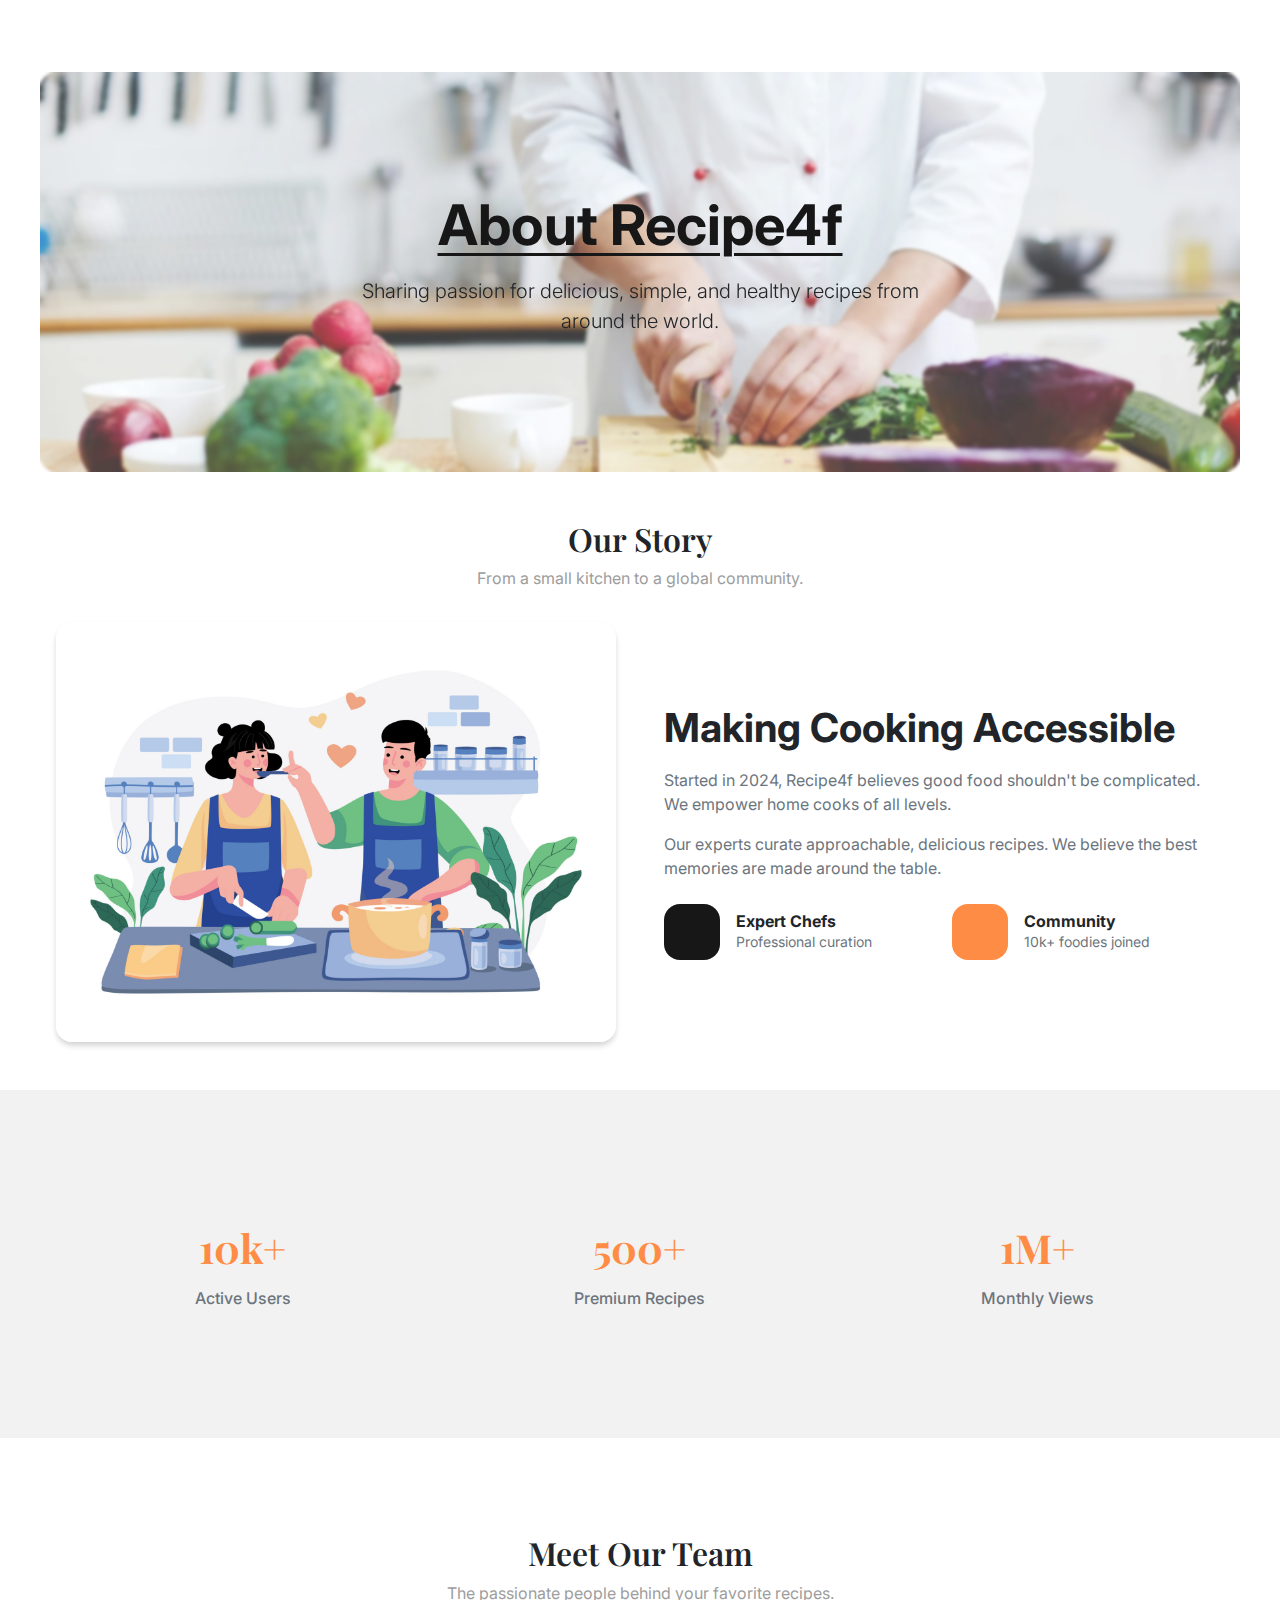
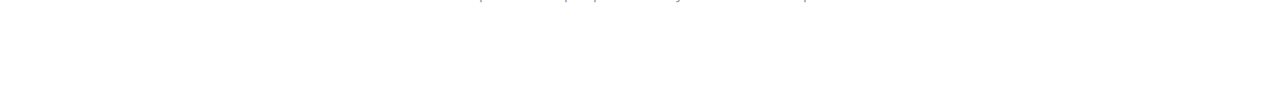
<file: pages/about.html>
<!doctype html>
<html lang="en">
  <head>
    <meta charset="UTF-8" />
    <meta name="viewport" content="width=device-width, initial-scale=1.0" />
    <link rel="stylesheet" href="../assets/css/style.css" />
    <link rel="stylesheet" href="../assets/css/pages/about.css" />
    <link rel="stylesheet" href="../assets/css/layout/header.css" />
    <link rel="stylesheet" href="../assets/css/layout/footer.css" />
    <title>Recipe4f - About</title>
  </head>
  <body>
    <div id="root">
      <main id="app-body">
        <div class="about-page-header text-center">
          <div class="container">
            <h1 class="display-4 fw-bold ff-serif mb-3">About Recipe4f</h1>
            <p class="lead mx-auto" style="max-width: 600px">
              Sharing passion for delicious, simple, and healthy recipes from around the world.
            </p>
          </div>
        </div>

        <section class="container">
          <div class="container__header">
            <h2 class="container__header__title">Our Story</h2>
            <p class="container__header__desc">From a small kitchen to a global community.</p>
          </div>
          <div class="row align-items-center g-4 g-lg-5">
            <div class="col-lg-6">
              <img
                src="../assets/img/cooking-together.png"
                alt="Cooking Together"
                class="about-story-img mb-4 mb-lg-0"
              />
            </div>
            <div class="col-lg-6">
              <h2 class="display-6 fw-bold mb-3 ff-serif">Making Cooking Accessible</h2>
              <p class="text-secondary mb-3">
                Started in 2024, Recipe4f believes good food shouldn't be complicated. We empower
                home cooks of all levels.
              </p>
              <p class="text-secondary mb-4">
                Our experts curate approachable, delicious recipes. We believe the best memories are
                made around the table.
              </p>

              <div class="row g-3">
                <div class="col-sm-6">
                  <div class="d-flex align-items-center gap-3">
                    <div class="feature-icon-box bg-primary text-white shrink-0">
                      <i data-lucide="chef-hat"></i>
                    </div>
                    <div>
                      <h6 class="fw-bold mb-0">Expert Chefs</h6>
                      <p class="small text-muted m-0">Professional curation</p>
                    </div>
                  </div>
                </div>
                <div class="col-sm-6">
                  <div class="d-flex align-items-center gap-3">
                    <div class="feature-icon-box bg-accent text-white shrink-0">
                      <i data-lucide="users"></i>
                    </div>
                    <div>
                      <h6 class="fw-bold mb-0">Community</h6>
                      <p class="small text-muted m-0">10k+ foodies joined</p>
                    </div>
                  </div>
                </div>
              </div>
            </div>
          </div>
        </section>

        <section class="bg-light py-5">
          <div class="container">
            <div class="row g-4 justify-content-center">
              <div class="col-md-4">
                <div class="stat-card">
                  <div class="stat-number">10k+</div>
                  <p class="text-muted fw-medium mb-0">Active Users</p>
                </div>
              </div>
              <div class="col-md-4">
                <div class="stat-card">
                  <div class="stat-number">500+</div>
                  <p class="text-muted fw-medium mb-0">Premium Recipes</p>
                </div>
              </div>
              <div class="col-md-4">
                <div class="stat-card">
                  <div class="stat-number">1M+</div>
                  <p class="text-muted fw-medium mb-0">Monthly Views</p>
                </div>
              </div>
            </div>
          </div>
        </section>

        <section class="container my-5">
          <div class="container__header">
            <h2 class="container__header__title">Meet Our Team</h2>
            <p class="container__header__desc">
              The passionate people behind your favorite recipes.
            </p>
          </div>

          <div class="row g-4 justify-content-center" id="team-members"></div>
        </section>
      </main>
    </div>

    <script type="module" src="../assets/js/main.js"></script>
    <script src="../assets/js/libs/lucide-icon/lucide.min.js"></script>
    <script src="../assets/js/libs/bootstrap5/bootstrap.bundle.min.js"></script>
  </body>
</html>
</file>
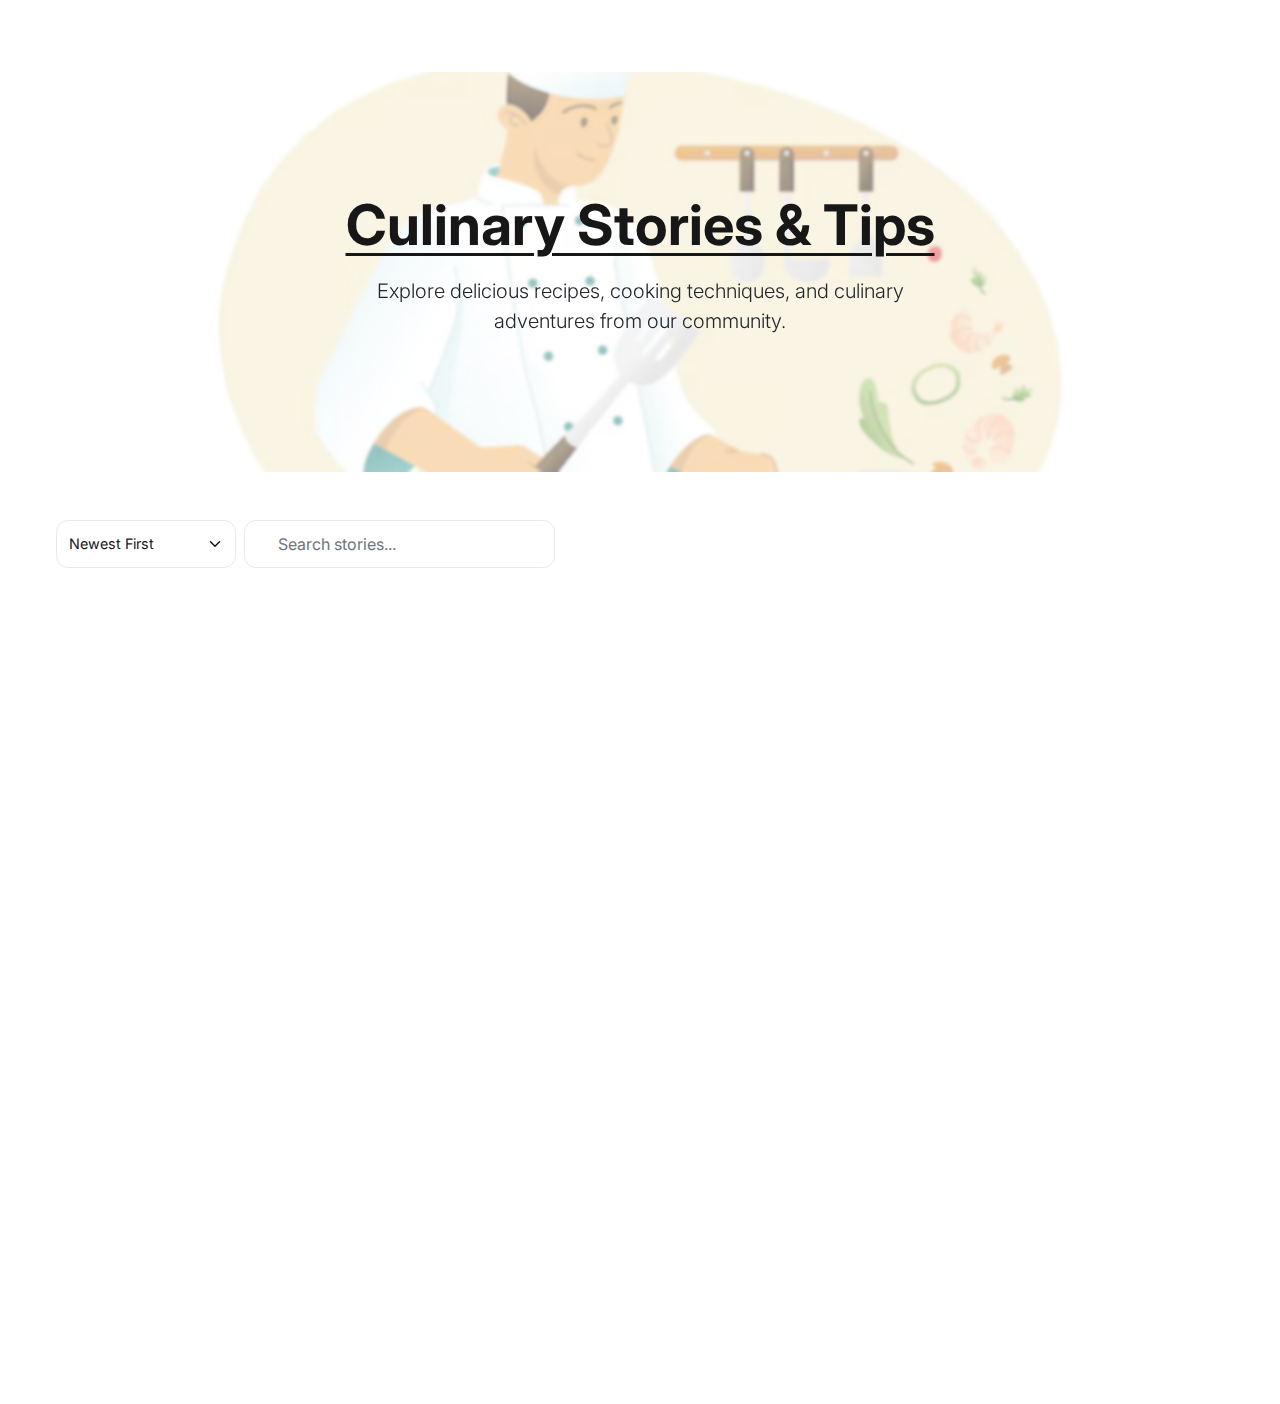
<file: pages/blogs.html>
<!doctype html>
<html lang="en">
  <head>
    <meta charset="UTF-8" />
    <meta name="viewport" content="width=device-width, initial-scale=1.0" />
    <link rel="stylesheet" href="../assets/css/style.css" />
    <link rel="stylesheet" href="../assets/css/pages/blogs.css" />
    <title>Recipe4f - Blogs</title>
  </head>
  <body>
    <div id="root">
      <main id="app-body">
        <div class="blog-page-header text-center">
          <div class="container">
            <h1 class="display-4 fw-bold ff-serif mb-3">Culinary Stories & Tips</h1>
            <p class="lead" style="max-width: 600px">
              Explore delicious recipes, cooking techniques, and culinary adventures from our
              community.
            </p>
          </div>
        </div>

        <div class="container" id="blog-list-container">
          <div
            class="d-flex flex-column flex-lg-row gap-3 mb-4 align-items-lg-center justify-content-between"
          >
            <button
              class="btn btn-outline-primary d-lg-none w-100"
              type="button"
              data-bs-toggle="offcanvas"
              data-bs-target="#filterOffcanvas"
            >
              <i data-lucide="filter" class="me-2"></i> Filters
            </button>

            <div class="d-flex gap-2 align-items-center grow blog-search-sort-container">
              <select
                class="form-select sort-select"
                id="sortSelect"
                style="width: auto; min-width: 180px"
              >
                <option value="newest">Newest First</option>
                <option value="oldest">Oldest First</option>
                <option value="title_asc">Title (A-Z)</option>
                <option value="title_desc">Title (Z-A)</option>
              </select>
              <div class="search-container grow">
                <i data-lucide="search" class="search-icon"></i>
                <input
                  type="text"
                  class="form-control search-input"
                  id="searchInput"
                  placeholder="Search stories..."
                />
              </div>
            </div>
          </div>

          <div class="row">
            <aside class="col-lg-3 d-none d-lg-block">
              <div class="filter-sidebar" id="desktopFilterContainer"></div>
            </aside>

            <div class="col-lg-9">
              <div id="blog-list" class="row row-cols-1 row-cols-md-2 row-cols-xl-3 g-4"></div>

              <nav class="mt-5" aria-label="Blog pagination">
                <ul class="pagination justify-content-center" id="pagination"></ul>
              </nav>
            </div>
          </div>
        </div>
      </main>
    </div>

    <div
      class="offcanvas offcanvas-start"
      tabindex="-1"
      id="filterOffcanvas"
      aria-labelledby="filterOffcanvasLabel"
    >
      <div class="offcanvas-header">
        <h5 class="offcanvas-title" id="filterOffcanvasLabel">Filters</h5>
        <button
          type="button"
          class="btn-close text-reset"
          data-bs-dismiss="offcanvas"
          aria-label="Close"
        ></button>
      </div>
      <div class="offcanvas-body" id="mobileFilterContainer"></div>
      <div class="offcanvas-footer p-3 border-top">
        <button type="button" class="btn btn-primary w-100" data-bs-dismiss="offcanvas">
          Apply Filters
        </button>
      </div>
    </div>

    <script type="module" src="../assets/js/main.js"></script>
    <script src="../assets/js/libs/lucide-icon/lucide.min.js"></script>
  </body>
</html>
</file>
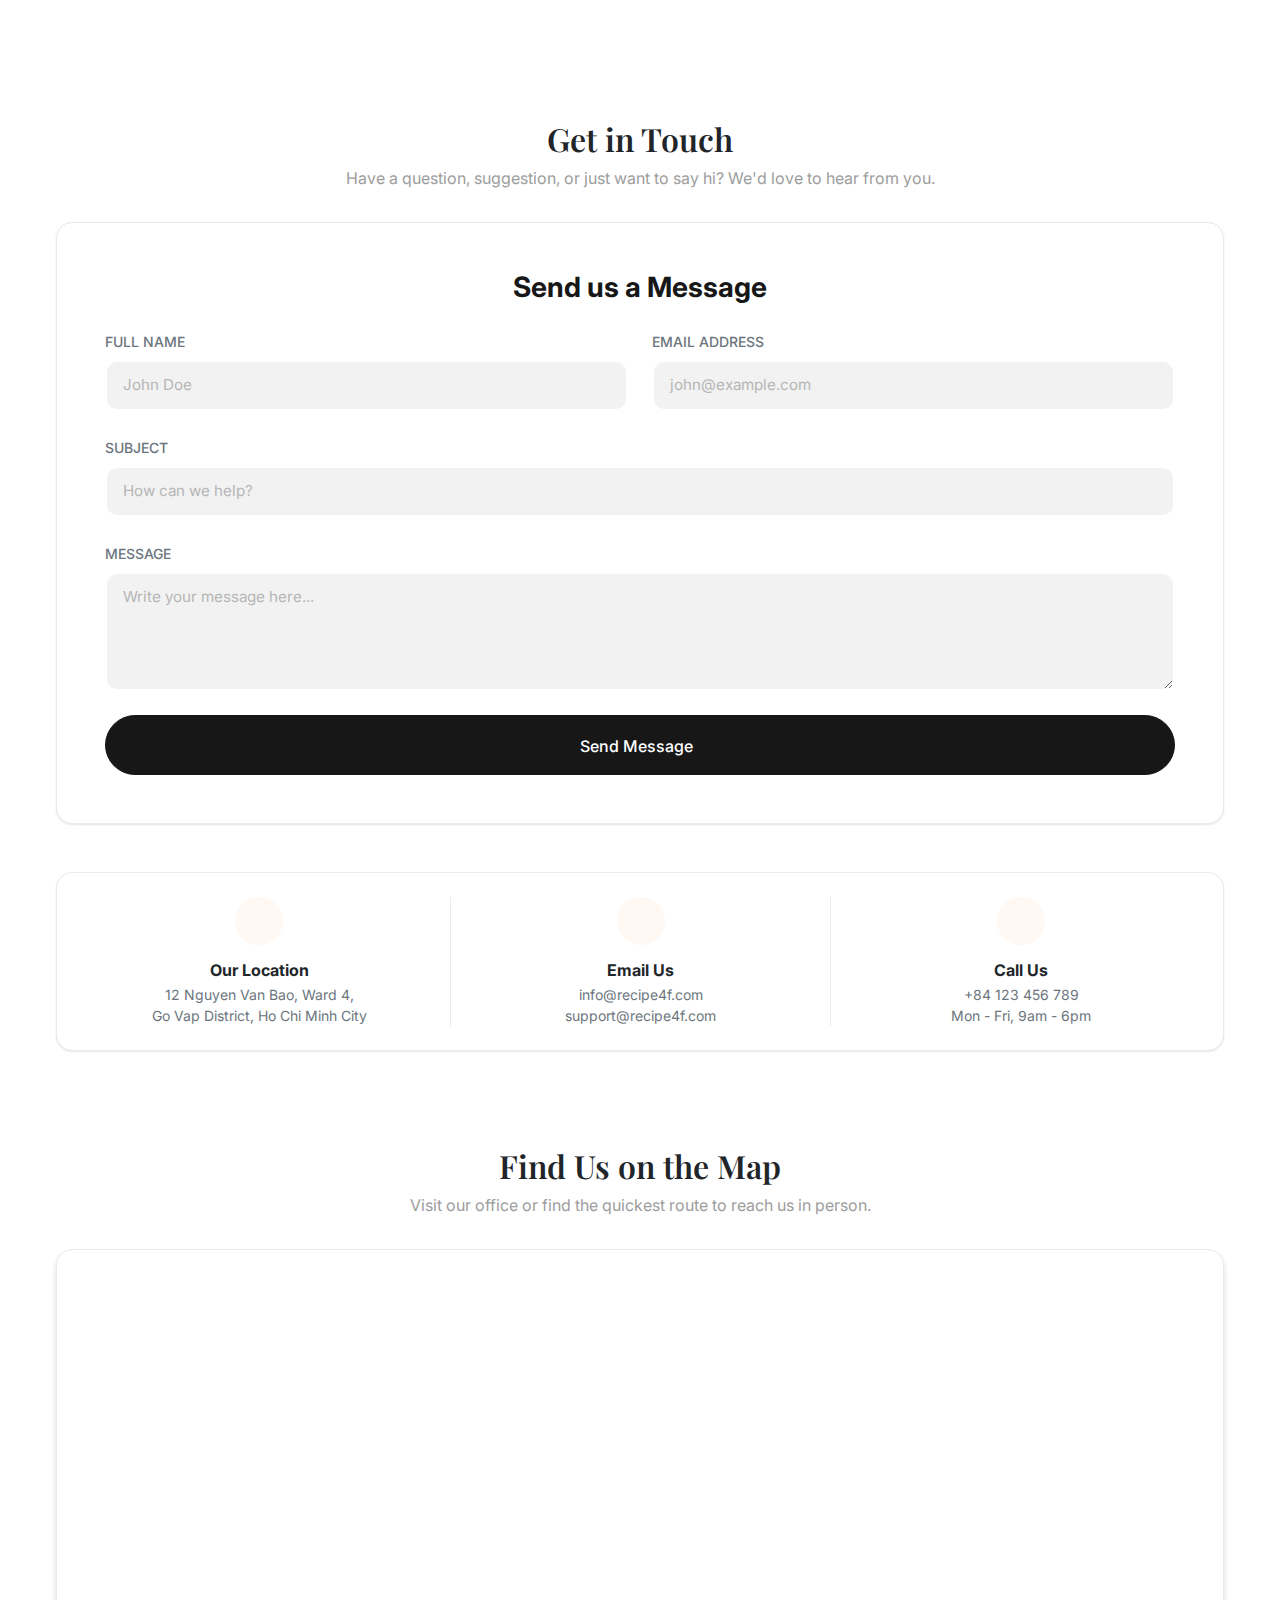
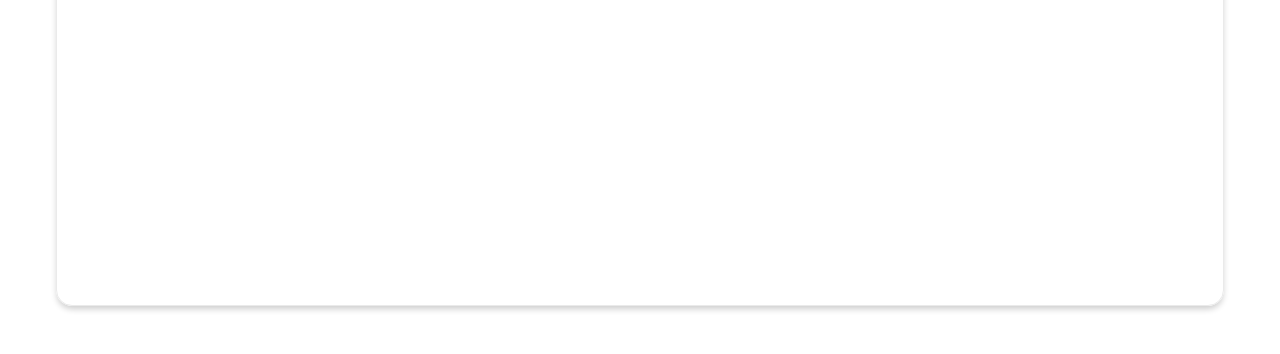
<file: pages/contact.html>
<!doctype html>
<html lang="en">
  <head>
    <meta charset="UTF-8" />
    <meta name="viewport" content="width=device-width, initial-scale=1.0" />
    <link rel="stylesheet" href="../assets/css/style.css" />
    <link rel="stylesheet" href="../assets/css/pages/contact.css" />
    <title>Recipe4f - Contact</title>
  </head>
  <body>
    <div id="root">
      <main id="app-body">
        <section class="container">
          <div class="container__header">
            <h2 class="container__header__title">Get in Touch</h2>
            <p class="container__header__desc">
              Have a question, suggestion, or just want to say hi? We'd love to hear from you.
            </p>
          </div>
          <div class="row justify-content-center">
            <div class="col-12">
              <div class="contact-card p-4 p-md-5 mb-5">
                <h3 class="fw-bold ff-serif mb-4 text-primary text-center">Send us a Message</h3>
                <form id="contact-form">
                  <div class="row g-4">
                    <div class="col-md-6">
                      <label
                        for="name"
                        class="form-label fw-medium text-secondary small text-uppercase"
                        >Full Name</label
                      >
                      <input
                        type="text"
                        class="form-control form-control-auth"
                        id="name"
                        placeholder="John Doe"
                        required
                      />
                    </div>
                    <div class="col-md-6">
                      <label
                        for="email"
                        class="form-label fw-medium text-secondary small text-uppercase"
                        >Email Address</label
                      >
                      <input
                        type="email"
                        class="form-control form-control-auth"
                        id="email"
                        placeholder="john@example.com"
                        required
                      />
                    </div>
                    <div class="col-12">
                      <label
                        for="subject"
                        class="form-label fw-medium text-secondary small text-uppercase"
                        >Subject</label
                      >
                      <input
                        type="text"
                        class="form-control form-control-auth"
                        id="subject"
                        placeholder="How can we help?"
                        required
                      />
                    </div>
                    <div class="col-12">
                      <label
                        for="message"
                        class="form-label fw-medium text-secondary small text-uppercase"
                        >Message</label
                      >
                      <textarea
                        class="form-control form-control-auth"
                        id="message"
                        rows="4"
                        placeholder="Write your message here..."
                        required
                      ></textarea>
                    </div>
                    <div class="col-12 mt-4">
                      <button
                        type="submit"
                        class="btn btn-primary w-100 py-3 rounded-pill fw-semibold"
                      >
                        Send Message
                        <i
                          data-lucide="send"
                          class="ms-2"
                          style="width: 1.1em; height: 1.1em; vertical-align: text-bottom"
                        ></i>
                      </button>
                    </div>
                  </div>
                </form>
              </div>

              <div class="contact-info-card p-4">
                <div class="row g-4 justify-content-center">
                  <div class="col-md-4 d-flex flex-column align-items-center text-center">
                    <div class="contact-icon-small mb-3">
                      <i data-lucide="map-pin"></i>
                    </div>
                    <h6 class="fw-bold mb-1">Our Location</h6>
                    <p class="text-muted mb-0 small">
                      12 Nguyen Van Bao, Ward 4,<br />
                      Go Vap District, Ho Chi Minh City
                    </p>
                  </div>

                  <div
                    class="col-md-4 d-flex flex-column align-items-center text-center border-start-md"
                  >
                    <div class="contact-icon-small mb-3">
                      <i data-lucide="mail"></i>
                    </div>
                    <h6 class="fw-bold mb-1">Email Us</h6>
                    <div class="d-flex flex-column text-muted small">
                      <a
                        href="mailto:info@recipe4f.com"
                        class="text-muted text-decoration-none hover-primary"
                        >info@recipe4f.com</a
                      >
                      <a
                        href="mailto:support@recipe4f.com"
                        class="text-muted text-decoration-none hover-primary"
                        >support@recipe4f.com</a
                      >
                    </div>
                  </div>

                  <div
                    class="col-md-4 d-flex flex-column align-items-center text-center border-start-md"
                  >
                    <div class="contact-icon-small mb-3">
                      <i data-lucide="phone"></i>
                    </div>
                    <h6 class="fw-bold mb-1">Call Us</h6>
                    <p class="text-muted mb-0 small">
                      <a
                        href="tel:+84123456789"
                        class="text-muted text-decoration-none hover-primary"
                        >+84 123 456 789</a
                      >
                      <br />
                      <span class="opacity-75">Mon - Fri, 9am - 6pm</span>
                    </p>
                  </div>
                </div>
              </div>
            </div>
          </div>
        </section>

        <section class="container">
          <div class="container__header">
            <h3 class="container__header__title">Find Us on the Map</h3>
            <p class="container__header__desc">
              Visit our office or find the quickest route to reach us in person.
            </p>
          </div>
          <div class="map-container">
            <iframe
              src="https://www.google.com/maps/embed?pb=!1m18!1m12!1m3!1d3918.85816909104!2d106.68427547596062!3d10.822165158349457!2m3!1f0!2f0!3f0!3m2!1i1024!2i768!4f13.1!3m3!1m2!1s0x317528e54969507f%3A0xfa60665c574032d1!2zMTIgTmd1eeG7hW4gVbbiuINuIELhuqNvLCBQaMaw4budbmcgNCwgR8OyIFbhuqVwLCBI4buTIENow60gTWluaCA3MDAwMDAsIFZpZXRuYW0!5e0!3m2!1sen!2s!4v1707123456789!5m2!1sen!2s"
              class="map-iframe"
              allowfullscreen=""
              loading="lazy"
              referrerpolicy="no-referrer-when-downgrade"
            >
            </iframe>
          </div>
        </section>
      </main>
    </div>

    <div
      class="modal fade"
      id="noti-modal"
      tabindex="-1"
      aria-labelledby="noti-modal__label"
      aria-hidden="true"
    >
      <div class="modal-dialog modal-dialog-centered">
        <div class="modal-content">
          <div class="modal-header border-0">
            <h5 class="modal-title" id="noti-modal__label">Notification</h5>
            <button
              type="button"
              class="btn-close"
              data-bs-dismiss="modal"
              aria-label="Close"
            ></button>
          </div>
          <div class="modal-body py-4">
            <p class="modal-message mb-0"></p>
          </div>
          <div class="modal-footer border-0">
            <button type="button" class="btn btn-primary px-4" data-bs-dismiss="modal">OK</button>
          </div>
        </div>
      </div>
    </div>

    <script src="../assets/js/libs/bootstrap5/bootstrap.bundle.min.js"></script>
    <script type="module" src="../assets/js/main.js"></script>
    <script src="../assets/js/libs/lucide-icon/lucide.min.js"></script>
  </body>
</html>
</file>
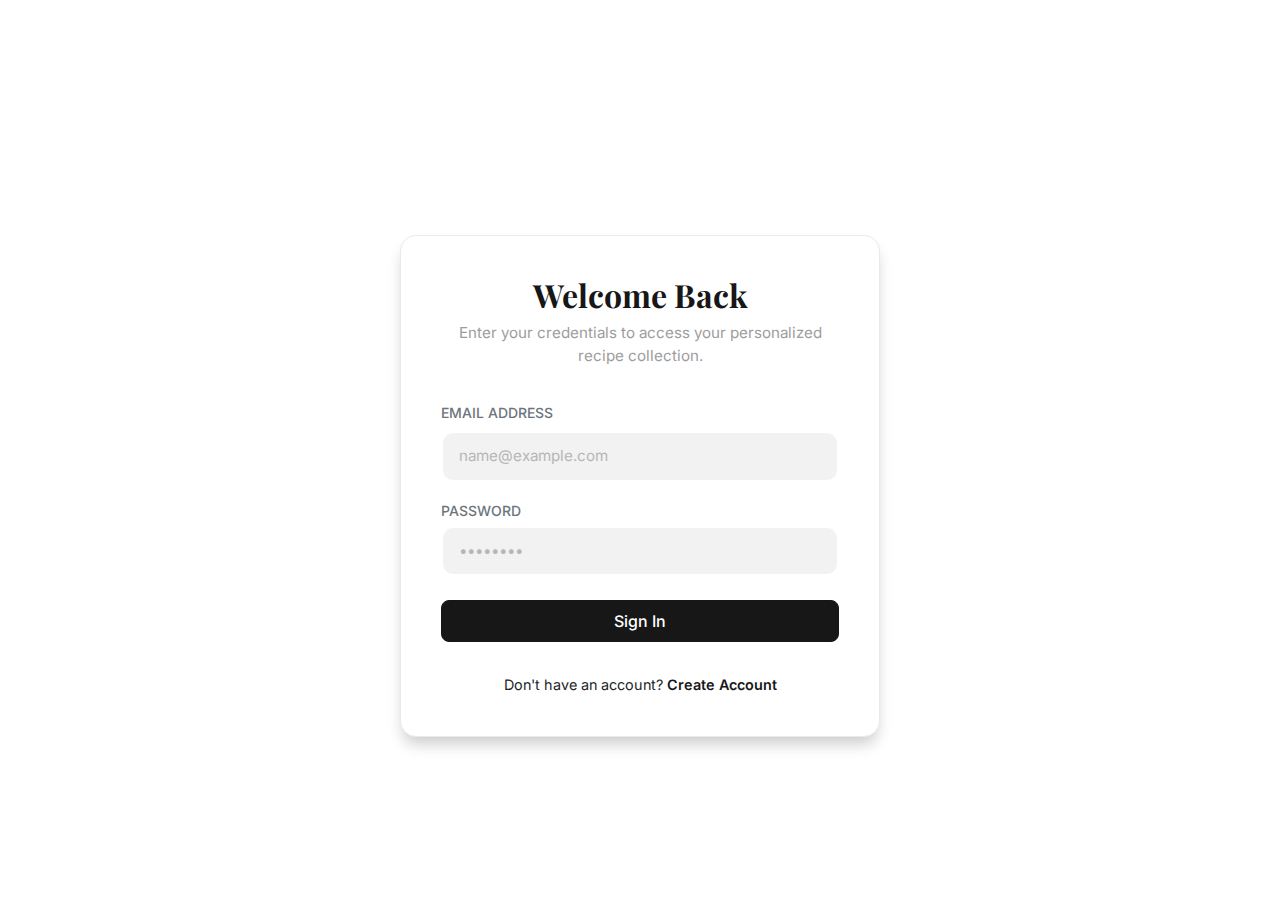
<file: pages/login.html>
<!doctype html>
<html lang="en">
  <head>
    <meta charset="UTF-8" />
    <meta name="viewport" content="width=device-width, initial-scale=1.0" />
    <link rel="stylesheet" href="../assets/css/style.css" />
    <link rel="stylesheet" href="../assets/css/pages/auth-page.css" />
    <title>Recipe4f - Login</title>
  </head>
  <body>
    <div id="root">
      <main id="app-body">
        <section class="auth-container">
          <div class="auth-card">
            <div class="auth-header">
              <h1 class="auth-title">Welcome Back</h1>
              <p class="auth-subtitle">
                Enter your credentials to access your personalized recipe collection.
              </p>
            </div>

            <form id="login-form" class="d-flex flex-column gap-3">
              <div>
                <label for="email" class="form-label fw-medium small text-uppercase text-muted"
                  >Email Address</label
                >
                <input
                  type="email"
                  class="form-control form-control-auth"
                  id="email"
                  placeholder="name@example.com"
                  required
                />
              </div>

              <div>
                <div class="mb-1">
                  <label
                    for="password"
                    class="form-label fw-medium small text-uppercase text-muted mb-0"
                    >Password</label
                  >
                </div>
                <input
                  type="password"
                  class="form-control form-control-auth"
                  id="password"
                  placeholder="••••••••"
                  required
                />
              </div>

              <button type="submit" class="btn btn-primary w-100 py-2 fs-6 mt-2">Sign In</button>
            </form>

            <div class="auth-footer">
              Don't have an account?
              <a href="/pages/register.html">Create Account</a>
            </div>
          </div>
        </section>
      </main>
    </div>
    <div
      class="modal fade"
      id="noti-modal"
      tabindex="-1"
      aria-labelledby="noti-modal__label"
      aria-hidden="true"
    >
      <div class="modal-dialog modal-dialog-centered">
        <div class="modal-content">
          <div class="modal-header border-0">
            <h5 class="modal-title" id="noti-modal__label">Notification</h5>
            <button
              type="button"
              class="btn-close"
              data-bs-dismiss="modal"
              aria-label="Close"
            ></button>
          </div>
          <div class="modal-body py-4">
            <p class="modal-message mb-0"></p>
          </div>
          <div class="modal-footer border-0">
            <button type="button" class="btn btn-primary px-4" data-bs-dismiss="modal">OK</button>
          </div>
        </div>
      </div>
    </div>

    <script src="../assets/js/libs/bootstrap5/bootstrap.bundle.min.js"></script>
    <script src="../assets/js/libs/lucide-icon/lucide.min.js"></script>
    <script type="module" src="../assets/js/main.js"></script>
  </body>
</html>
</file>
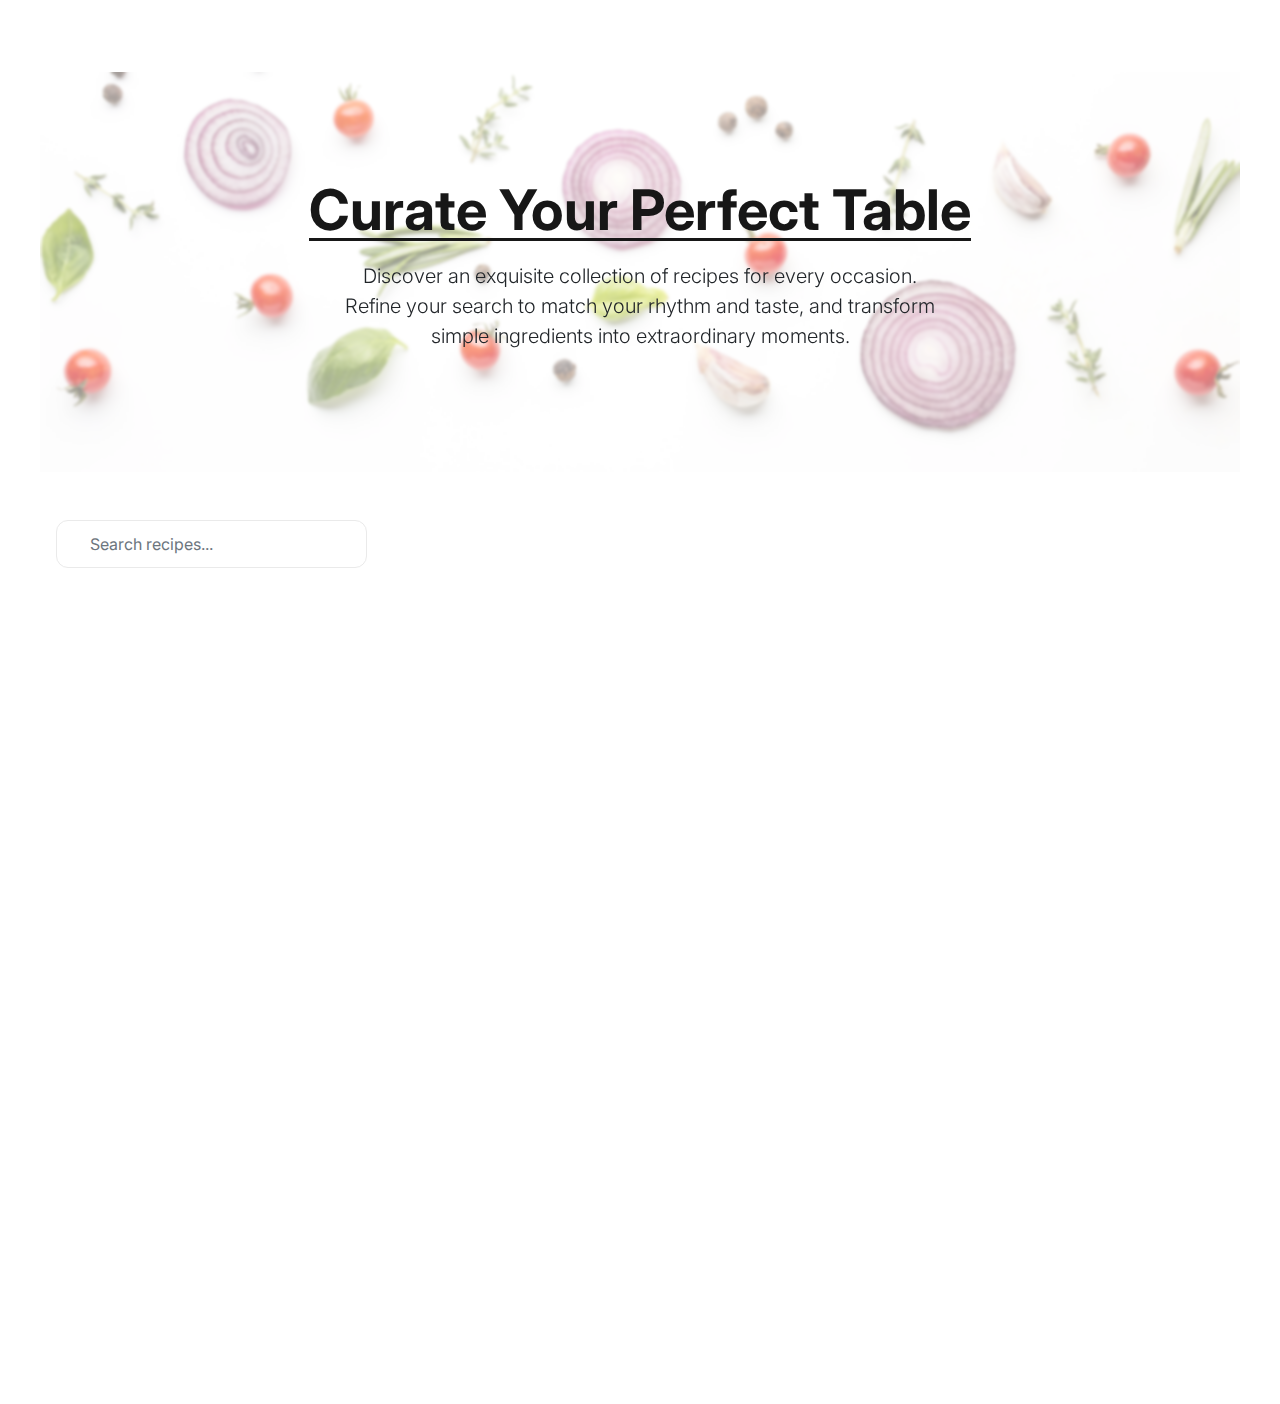
<file: pages/recipes.html>
<!doctype html>
<html lang="en">
  <head>
    <meta charset="UTF-8" />
    <meta name="viewport" content="width=device-width, initial-scale=1.0" />
    <link rel="stylesheet" href="../assets/css/style.css" />
    <link rel="stylesheet" href="../assets/css/pages/recipes.css" />
    <link rel="stylesheet" href="../assets/css/layout/header.css" />
    <link rel="stylesheet" href="../assets/css/layout/footer.css" />
    <title>Recipe4f - All Recipes</title>
  </head>
  <body>
    <div id="root">
      <main id="app-body">
        <div class="recipe-page-header text-center">
          <div class="container">
            <h1 class="display-4 fw-bold font-serif mb-3">Curate Your Perfect Table</h1>
            <p class="lead" style="max-width: 600px">
              Discover an exquisite collection of recipes for every occasion. Refine your search to
              match your rhythm and taste, and transform simple ingredients into extraordinary
              moments.
            </p>
          </div>
        </div>

        <div class="container" id="recipe-list-container">
          <div
            class="d-flex flex-column flex-lg-row gap-4 mb-4 align-items-lg-center justify-content-between"
          >
            <button
              class="btn btn-outline-primary d-lg-none w-100 mb-3 mb-lg-0"
              type="button"
              data-bs-toggle="offcanvas"
              data-bs-target="#filterOffcanvas"
            >
              <i data-lucide="filter" class="me-2"></i> Filters
            </button>

            <div class="search-container">
              <i data-lucide="search" class="search-icon"></i>
              <input
                type="text"
                class="form-control search-input"
                id="searchInput"
                placeholder="Search recipes..."
              />
            </div>
          </div>

          <div class="row">
            <aside class="col-lg-3 d-none d-lg-block">
              <div class="filter-sidebar" id="desktopFilterContainer"></div>
            </aside>

            <div class="col-lg-9">
              <div id="recipe-list" class="row row-cols-1 row-cols-md-2 row-cols-xl-3 g-4"></div>

              <nav class="mt-5" aria-label="Recipe pagination">
                <ul class="pagination justify-content-center" id="pagination"></ul>
              </nav>
            </div>
          </div>
        </div>
      </main>
    </div>

    <!-- Mobile Filter Offcanvas -->
    <div
      class="offcanvas offcanvas-start"
      tabindex="-1"
      id="filterOffcanvas"
      aria-labelledby="filterOffcanvasLabel"
    >
      <div class="offcanvas-header">
        <h5 class="offcanvas-title" id="filterOffcanvasLabel">Filters</h5>
        <button
          type="button"
          class="btn-close text-reset"
          data-bs-dismiss="offcanvas"
          aria-label="Close"
        ></button>
      </div>
      <div class="offcanvas-body" id="mobileFilterContainer">
        <!-- Filters will be cloned here on mobile -->
      </div>
      <div class="offcanvas-footer p-3 border-top">
        <button type="button" class="btn btn-primary w-100" data-bs-dismiss="offcanvas">
          Apply Filters
        </button>
      </div>
    </div>

    <script type="module" src="../assets/js/main.js"></script>
    <script src="../assets/js/libs/lucide-icon/lucide.min.js"></script>
  </body>
</html>
</file>
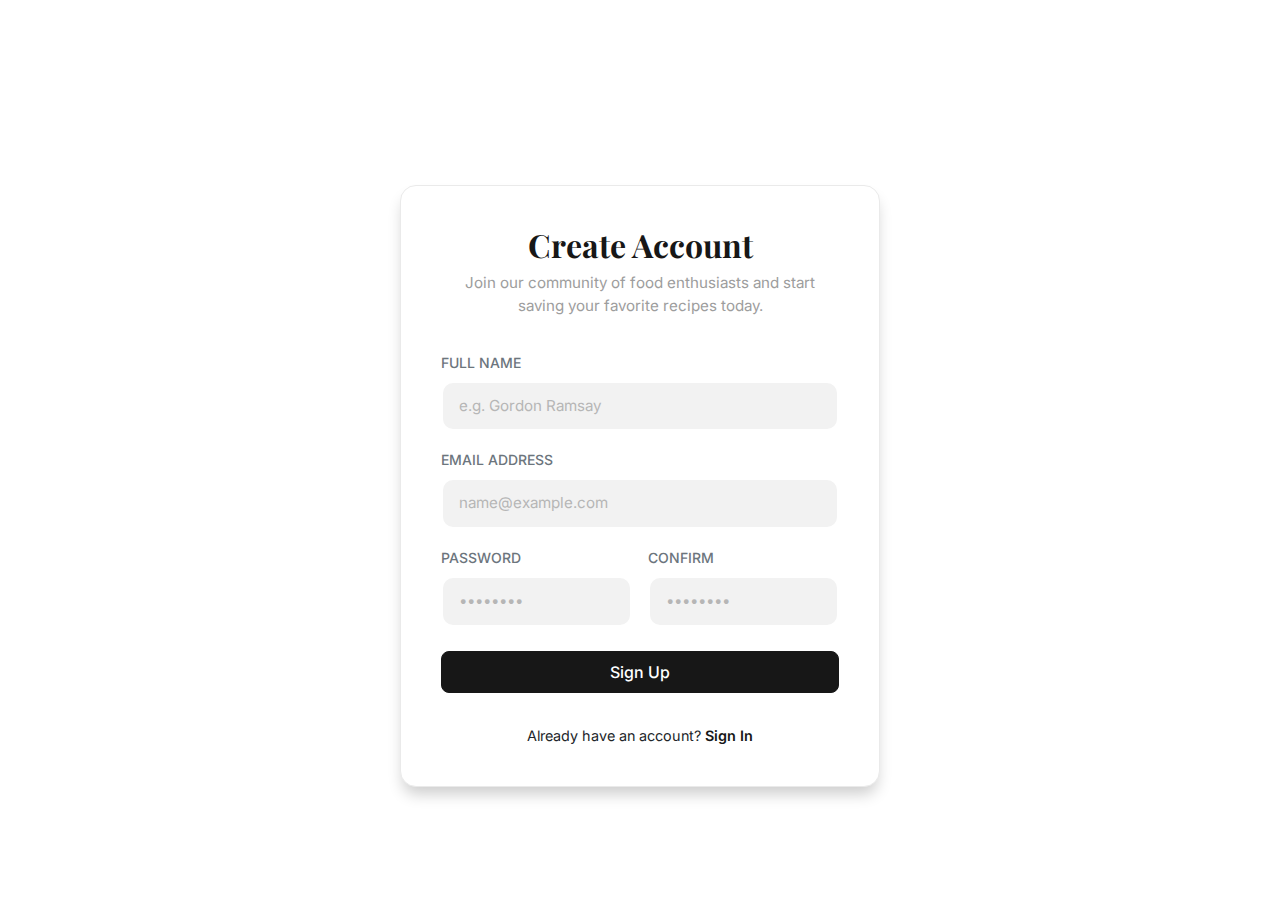
<file: pages/register.html>
<!doctype html>
<html lang="en">
  <head>
    <meta charset="UTF-8" />
    <meta name="viewport" content="width=device-width, initial-scale=1.0" />
    <link rel="stylesheet" href="../assets/css/style.css" />
    <link rel="stylesheet" href="../assets/css/pages/auth-page.css" />
    <title>Recipe4f - Register</title>
  </head>
  <body>
    <div id="root">
      <main id="app-body">
        <section class="auth-container">
          <div class="auth-card">
            <div class="auth-header">
              <h1 class="auth-title">Create Account</h1>
              <p class="auth-subtitle">
                Join our community of food enthusiasts and start saving your favorite recipes today.
              </p>
            </div>

            <form id="register-form" class="row g-3">
              <div class="col-12">
                <label for="fullName" class="form-label fw-medium small text-uppercase text-muted"
                  >Full Name</label
                >
                <input
                  type="text"
                  class="form-control form-control-auth"
                  id="fullName"
                  placeholder="e.g. Gordon Ramsay"
                  required
                />
              </div>

              <div class="col-12">
                <label for="email" class="form-label fw-medium small text-uppercase text-muted"
                  >Email Address</label
                >
                <input
                  type="email"
                  class="form-control form-control-auth"
                  id="email"
                  placeholder="name@example.com"
                  required
                />
              </div>

              <div class="col-md-6">
                <label for="password" class="form-label fw-medium small text-uppercase text-muted"
                  >Password</label
                >
                <input
                  type="password"
                  class="form-control form-control-auth"
                  id="password"
                  placeholder="••••••••"
                  required
                />
              </div>

              <div class="col-md-6">
                <label
                  for="confirmPassword"
                  class="form-label fw-medium small text-uppercase text-muted"
                  >Confirm</label
                >
                <input
                  type="password"
                  class="form-control form-control-auth"
                  id="confirmPassword"
                  placeholder="••••••••"
                  required
                />
              </div>

              <div class="col-12 mt-4">
                <button type="submit" class="btn btn-primary w-100 py-2 fs-6">Sign Up</button>
              </div>
            </form>

            <div class="auth-footer">
              Already have an account?
              <a href="/pages/login.html">Sign In</a>
            </div>
          </div>
        </section>
      </main>
    </div>
    <div
      class="modal fade"
      id="noti-modal"
      tabindex="-1"
      aria-labelledby="noti-modal__label"
      aria-hidden="true"
    >
      <div class="modal-dialog modal-dialog-centered">
        <div class="modal-content">
          <div class="modal-header border-0">
            <h5 class="modal-title" id="noti-modal__label">Notification</h5>
            <button
              type="button"
              class="btn-close"
              data-bs-dismiss="modal"
              aria-label="Close"
            ></button>
          </div>
          <div class="modal-body py-4">
            <p class="modal-message mb-0"></p>
          </div>
          <div class="modal-footer border-0">
            <button type="button" class="btn btn-primary px-4" data-bs-dismiss="modal">OK</button>
          </div>
        </div>
      </div>
    </div>

    <script src="../assets/js/libs/bootstrap5/bootstrap.bundle.min.js"></script>
    <script src="../assets/js/libs/lucide-icon/lucide.min.js"></script>
    <script type="module" src="../assets/js/main.js"></script>
  </body>
</html>
</file>
<file: assets/css/pages/about.css>
.about-page-header .container {
  position: relative;
  background: url(../../img/about-background.webp) no-repeat center/cover;
  min-height: 25rem;

  display: flex;
  flex-direction: column;
  justify-content: center;
  align-items: center;

  border-radius: 1rem;
}

.about-page-header .container::before {
  content: '';
  position: absolute;
  top: 0;
  left: 0;
  width: 100%;
  height: 100%;
  backdrop-filter: blur(0.1rem);
  background-color: rgba(255, 255, 255, 0.25);
}

.about-page-header .container * {
  position: relative;
}

.about-page-header h1 {
  color: var(--color-text);
  text-decoration: underline;
  text-underline-offset: 0.15em;
  text-decoration-thickness: 0.05em;
}

.about-page-header p {
  color: var(--color-text-secondary);
  max-width: 600px;
}

.about-story-img {
  border-radius: 1rem;
  box-shadow: var(--shadow-md);
  width: 100%;
  aspect-ratio: 4/3;
  object-fit: cover;
}

.stat-card {
  padding: 2rem;
  text-align: center;
  background-color: var(--color-bg-alt);
  border-radius: 1rem;
  transition: transform 0.2s ease;
}

.stat-card:hover {
  transform: translateY(-5px);
}

.stat-number {
  font-family: var(--font-serif);
  font-size: 2.5rem;
  font-weight: 700;
  color: var(--color-accent);
  margin-bottom: 0.5rem;
}

.team-card {
  border-radius: 1rem;
  overflow: hidden;
  background-color: var(--color-white);
  box-shadow: var(--shadow-sm);
  transition:
    transform 0.2s ease,
    box-shadow 0.2s ease;
  height: 100%;
}

.team-card:hover {
  transform: translateY(-5px);
  box-shadow: 0 10px 20px var(--color-shadow) !important;
}

.team-img {
  width: 100%;
  aspect-ratio: 1;
  object-fit: cover;
}

.team-info {
  padding: 1.5rem;
  text-align: center;
}

.team-name {
  font-family: var(--font-serif);
  font-size: 1.25rem;
  font-weight: 600;
  margin-bottom: 0.25rem;
}

.team-role {
  color: var(--color-accent);
  font-size: 0.9rem;
  font-weight: 500;
}

.feature-icon-box {
  width: 3.5rem;
  height: 3.5rem;
  display: flex;
  align-items: center;
  justify-content: center;
  border-radius: 1rem;
  font-size: 1.5rem;
}

@media (max-width: 992px) {
  .about-page-header .container {
    min-height: 20rem;
  }
}

@media (max-width: 768px) {
  .about-story-img {
    aspect-ratio: 16/9;
  }
}

@media (max-width: 576px) {
  .about-page-header .container {
    min-height: 14rem;
    padding: 1rem;
    border-radius: 0.5rem;
  }

  .about-page-header h1 {
    font-size: 1.5rem;
  }

  .about-page-header p {
    font-size: 0.875rem;
    line-height: 1.4;
  }

  section.container {
    padding-top: 2rem !important;
    padding-bottom: 2rem !important;
  }

  .stat-card {
    padding: 1rem;
  }

  .stat-number {
    font-size: 1.75rem;
  }

  .team-info {
    padding: 1rem;
  }

  .team-name {
    font-size: 1.1rem;
  }
}
</file>
<file: assets/css/layout/header.css>
.header {
  position: fixed;
  top: 0;
  left: 0;
  right: 0;
  z-index: 1000;
  background-color: var(--color-white);
  box-shadow: 0 2px 4px var(--color-shadow);
}

.header__container {
  width: 100%;
  height: var(--header-height);
  max-width: var(--max-width-container);
  margin: 0 auto;
  display: flex;
  justify-content: space-between;
  align-items: center;
  padding: 1rem;
  gap: 1rem;
}

.header__logo {
  flex: 1;
  height: 2rem;
  display: flex;
  align-items: center;
}

.header__logo img {
  height: 100%;
  object-fit: contain;
}

.header__nav {
  flex: 2;
  display: flex;
  justify-content: center;
}

.header__menu {
  display: flex;
  align-items: center;
  gap: 0.5rem;
  margin-bottom: 0;
}

.header__link {
  padding: 0.5rem 1rem;
  border-radius: 0.25rem;
  transition: all 0.2s ease;
}

.header__link:hover {
  background-color: var(--color-primary);
  color: var(--color-white);
}

.header__link.active {
  background-color: var(--color-primary);
  color: var(--color-white);
  cursor: default;
}

.header__actions {
  flex: 1;
  display: flex;
  justify-content: flex-end;
  align-items: center;
  gap: 0.75rem;
}

.header__toggle {
  display: none;
  justify-content: center;
  align-items: center;
  width: 2.25rem;
  height: 2.25rem;
  border-radius: 0.25rem;
  border: 1px solid var(--color-primary);
  background-color: var(--color-white);
  cursor: pointer;
  transition: all 0.2s ease;
}

.header__toggle:hover {
  background-color: var(--color-primary);
  color: var(--color-white);
}

.header__drawer {
  position: fixed;
  top: 0;
  right: -100%;
  width: 75vw;
  max-width: 300px;
  height: 100vh;
  background-color: var(--color-white);
  box-shadow: -2px 0 4px var(--color-shadow);
  padding: 1.5rem;
  transition: right 0.3s ease-in-out;
  display: none;
  flex-direction: column;
  overflow-y: auto;
}

.header__drawer--open {
  right: 0;
}

.header__drawer-top {
  display: flex;
  align-items: center;
  justify-content: space-between;
  margin-bottom: 1rem;
  padding-bottom: 1rem;
  border-bottom: 1px solid var(--color-border);
}

.header__drawer-top h3 {
  letter-spacing: 0.25em;
  text-transform: uppercase;
}

.header__close-btn {
  display: flex;
  justify-content: center;
  align-items: center;
  width: 2rem;
  height: 2rem;
  background: transparent;
  border: 1px solid var(--color-primary);
  border-radius: 0.25rem;
  cursor: pointer;
  transition: all 0.2s ease;
}

.header__close-btn:hover {
  background-color: var(--color-primary);
  color: var(--color-white);
}

.header__drawer-menu {
  display: flex;
  flex-direction: column;
  padding-left: 0;
}

.header__drawer-link {
  display: block;
  padding: 0.75rem 1rem;
  border-radius: 0.25rem;
  transition: background-color 0.2s ease;
  color: var(--color-primary);
}

.header__drawer-link:not(.header__drawer-link--active):hover {
  background-color: var(--color-bg-alt);
  color: var(--color-primary);
}

.header__drawer-link:not(.header__drawer-link--active):active {
  background-color: var(--color-primary);
  color: var(--color-white);
}

.header__drawer-link--active {
  background-color: var(--color-primary);
  color: var(--color-white);
  cursor: default;
}

@keyframes overlayFadeIn {
  from {
    opacity: 0;
    backdrop-filter: blur(0);
  }
  to {
    opacity: 1;
    backdrop-filter: blur(2px);
  }
}

@keyframes overlayFadeOut {
  from {
    opacity: 1;
    backdrop-filter: blur(2px);
  }
  to {
    opacity: 0;
    backdrop-filter: blur(0);
    display: none;
  }
}

.header__overlay {
  position: fixed;
  top: 0;
  left: 0;
  width: 100vw;
  height: 100vh;
  z-index: 999;
  background-color: rgba(0, 0, 0, 0.4);
}

.header__overlay--default {
  display: none;
}

.header__overlay--visible {
  display: block;
  animation: overlayFadeIn 0.3s forwards;
}

.header__overlay--hidden {
  animation: overlayFadeOut 0.3s forwards;
}

.header__user {
  display: flex;
  align-items: center;
  gap: 1ch;
  cursor: pointer;
  border-radius: 2rem;
  transition: background-color 0.2s ease;
  user-select: none;
}

.header__user-avatar {
  width: 2.25rem;
  height: 2.25rem;
  border-radius: 50%;
  object-fit: cover;
  border: 1px solid var(--color-border);
}

.header__user-name {
  font-size: 0.95rem;
  color: var(--color-text);
  max-width: 150px;
  white-space: nowrap;
  overflow: hidden;
  text-overflow: ellipsis;
}

.header__user-arrow {
  width: 1rem;
  height: 1rem;
  color: var(--color-text-muted);
  transition: transform 0.2s ease;
}

.header__auth-btn {
  white-space: nowrap;
  padding: 0.5rem 1rem;
  font-size: 0.9rem;
}

.header__user-wrapper {
  position: relative;
  display: inline-block;
}

.header__user-wrapper:hover .header__user-menu {
  display: block;
}

.header__user-menu {
  display: none;
  position: absolute;
  top: 125%;
  right: 0;
  width: 200px;
  background-color: #fff;
  border: 1px solid #ddd;
  box-shadow: var(--shadow-lg);
  border-radius: 0.25em;
  padding: 0.25em;
}

.header__user-menu::before {
  content: '';
  position: absolute;
  top: -25%;
  left: 0;
  width: 100%;
  height: 25%;
  background-color: transparent;
  cursor: pointer;
}

.header__user-menu::after {
  content: '';
  position: absolute;
  top: -10px;
  right: 15px;
  border-left: 10px solid transparent;
  border-right: 10px solid transparent;
  border-bottom: 10px solid var(--color-accent);
}

.header__user-menu li {
  position: relative;
  width: 100%;
}

.header__user-menu .header__user-menu-item {
  display: inline-flex;
  align-items: center;
  gap: 1ch;
  width: 100%;
  padding: 0.5rem 1rem;
  text-align: justify;
  white-space: nowrap;
  background-color: transparent;
  border-bottom: 0.25ch solid transparent;
  color: var(--color-text);
  transition:
    border-bottom 0.2s ease,
    background-color 0.2s ease,
    color 0.2s ease;
}

.header__user-menu .header__user-menu-item:hover {
  border-bottom: 0.25ch solid var(--color-primary);
  cursor: pointer;
}

.header__user-menu .header__user-menu-item:active {
  background-color: var(--color-gray);
  color: var(--color-white);
}

.header__user--mobile {
  display: none;
}

@media screen and (max-width: 992px) {
  .header__nav {
    display: none;
  }

  .header__toggle {
    display: flex;
  }

  .header__drawer {
    display: flex;
  }
}

@media screen and (max-width: 768px) {
  .header__user-name,
  .header__user--desktop {
    display: none;
  }

  .header__user-wrapper:hover > .header__user-menu {
    display: none;
  }

  .header__user--mobile {
    display: flex;
  }
}
</file>
<file: assets/css/layout/footer.css>
#app-footer {
	background-color: var(--color-white);
	box-shadow: 0 -2px 4px var(--color-shadow);
	margin-top: auto;
}

.footer__top {
	margin: 0 auto;
	display: grid;
	grid-template-columns: 2fr 1fr;
	gap: 3rem;
	padding: 2rem 1rem;
	max-width: var(--max-width-container);
}

.footer__info {
	display: flex;
	flex-direction: column;
	gap: 1.25rem;
}

.footer__logo {
	height: 2.5rem;
	display: flex;
	align-items: center;
}

.footer__logo img {
	height: 100%;
	object-fit: contain;
}

.footer__description {
	max-width: 50%;
	text-align: justify;
}

.footer__nav {
	display: flex;
	flex-direction: column;
	align-items: center;
	justify-content: center;
	gap: 1.25rem;
}

.footer__nav ul {
	display: flex;
	align-items: center;
	justify-content: center;
	gap: 0.75rem;
}

.footer__link {
	transition: color 0.2s ease;
}

.footer__link:hover {
	color: var(--color-primary);
	text-decoration: underline;
}

.footer__link.active {
	font-weight: 600 !important;
	text-decoration: underline;
	cursor: default;
}

.footer__bottom {
	display: flex;
	justify-content: center;
	align-items: center;
	padding: 2rem 1rem;
}

.footer__copy {
	font-size: 0.875rem;
	opacity: 0.6;
}

.footer__divider {
	border: none;
	border-top: 1px solid var(--color-border);
	margin: 0 auto;
	width: 100%;
}

@media screen and (max-width: 768px) {
	.footer__top {
		grid-template-columns: 1fr;
		text-align: center;
		gap: 2rem;
	}

	.footer__info {
		align-items: center;
	}

	.footer__description {
		max-width: 100%;
		text-align: center;
	}

	.footer__nav ul {
		align-items: center;
	}
}
</file>
<file: assets/css/pages/blogs.css>
.blog-page-header {
  .container {
    position: relative;
    background: url(../../img/blog-background.webp) no-repeat center/cover;
    min-height: 25rem;

    display: flex;
    flex-direction: column;
    justify-content: center;
    align-items: center;

    &::before {
      content: '';
      position: absolute;
      top: 0;
      left: 0;
      width: 100%;
      height: 100%;
      backdrop-filter: blur(0.1rem);
      background-color: rgba(255, 255, 255, 0.5);
    }

    * {
      position: relative;
    }

    h1 {
      color: var(--color-text);
      text-decoration: underline;
      text-underline-offset: 0.15em;
      text-decoration-thickness: 0.05em;
    }

    p {
      color: var(--color-text-secondary);
    }
  }
}

/* Sidebar & Filters */
.filter-sidebar {
  position: sticky;
  top: calc(var(--header-height, 70px) + 2rem);
  height: calc(100vh - var(--header-height, 70px) - 4rem);
  overflow-y: auto;
  padding-right: 1rem;
}

.filter-sidebar::-webkit-scrollbar {
  width: 4px;
}

.filter-group {
  margin-bottom: 1.5rem;
  padding-bottom: 1.5rem;
  border-bottom: 1px solid var(--color-border);
}

.filter-group:last-child {
  border-bottom: none;
}

.filter-title {
  font-weight: 600;
  margin-bottom: 1rem;
  font-size: 1rem;
  color: var(--color-primary);
}

.form-check-input:checked {
  background-color: var(--color-accent);
  border-color: var(--color-accent);
}

.form-check-label {
  color: var(--color-text);
  cursor: pointer;
}

/* Search & Sort */
.search-container {
  position: relative;
  height: 3rem;
  max-width: 40ch;

  display: flex;
  align-items: center;
  gap: 0.5ch;

  border: 1px solid var(--color-border);
  padding: 0 1em;
  border-radius: 0.75rem;
}

.search-input {
  flex: 1;
  border: 0;
}

.search-input:focus {
  outline: none;
}

.search-container:focus-within {
  box-shadow: 0 0 0 2px rgba(255, 140, 69, 0.2);
  border-color: var(--color-accent);
}

.blog-sort-select {
  height: 3rem;
  border-radius: 0.75rem;
  border: 1px solid var(--color-border);
  background-color: var(--color-bg);
  color: var(--color-text);
  font-size: 0.9rem;
  transition: all 0.2s ease;
  background-image: url("data:image/svg+xml,%3csvg xmlns='http://www.w3.org/2000/svg' viewBox='0 0 16 16'%3e%3cpath fill='none' stroke='%23171717' stroke-linecap='round' stroke-linejoin='round' stroke-width='2' d='m2 5 6 6 6-6'/%3e%3c/svg%3e");
  background-repeat: no-repeat;
  background-position: right 0.75rem center;
}

.blog-sort-select:focus {
  border-color: var(--color-accent);
  box-shadow: 0 0 0 2px rgba(255, 140, 69, 0.2);
  outline: none;
}

/* Pagination */
.pagination .page-link {
  color: var(--color-text);
  border: none;
  margin: 0 0.25rem;
  border-radius: 0.5rem;
  width: 2.5rem;
  height: 2.5rem;
  display: flex;
  align-items: center;
  justify-content: center;
}

.pagination .page-item.active .page-link {
  background-color: var(--color-accent);
  color: var(--color-white);
}

.pagination .page-link:hover:not(.active) {
  background-color: var(--color-bg-alt);
  color: var(--color-accent);
}

/* Detail Page Styles (Merged from recipe-detail.css) */
.blog-detail-card {
  background-color: var(--color-white);
  border: 1px solid var(--color-border);
  border-radius: 1.5rem;
  box-shadow: 0 4px 20px rgba(0, 0, 0, 0.03);
  overflow: hidden;
  transition:
    transform 0.2s ease,
    box-shadow 0.2s ease;
}

.blog-detail-card:hover {
  box-shadow: 0 8px 30px rgba(0, 0, 0, 0.06);
}

.blog-content {
  font-size: 1.05rem;
  line-height: 1.8;
  color: var(--color-text);
}

.blog-content h1,
.blog-content h2,
.blog-content h3 {
  font-family: var(--font-serif);
  color: var(--color-primary);
  margin-top: 1.5em;
  margin-bottom: 0.75em;
}

.blog-content img {
  max-width: 100%;
  border-radius: 1rem;
  margin: 1.5rem 0;
}

.blog-content blockquote {
  border-left: 4px solid var(--color-accent);
  padding-left: 1.5rem;
  margin: 1.5rem 0;
  font-style: italic;
  color: var(--color-text-secondary);
}

/* Responsive */
@media (max-width: 992px) {
  .filter-sidebar {
    display: none;
  }

  .search-container {
    width: 100%;
    max-width: none;
  }

  .sort-select {
    min-width: 140px !important;
    font-size: 0.85rem;
  }

  .blog-page-header .container {
    min-height: 20rem;
  }
}

@media (max-width: 576px) {
  .sort-select {
    min-width: 100% !important;
  }

  .blog-search-sort-container {
    flex-direction: column;
    align-items: stretch;
    gap: 1.75ch !important;
  }
}
</file>
<file: assets/css/pages/contact.css>
.contact-card {
  background-color: var(--color-white);
  border-radius: 1rem;
  box-shadow: var(--shadow-sm);
  overflow: hidden;
  border: 1px solid var(--color-border);
}

.contact-info-card {
  background-color: var(--color-white);
  border-radius: 1rem;
  box-shadow: var(--shadow-sm);
  border: 1px solid var(--color-border);
}

.contact-icon-small {
  width: 3rem;
  height: 3rem;
  background-color: #fff8f3;
  color: var(--color-accent);
  border-radius: 50%;
  display: flex;
  align-items: center;
  justify-content: center;
  flex-shrink: 0;
  transition: all 0.2s ease;
  font-size: 1.25rem;
}

.contact-info-card:hover .contact-icon-small {
  background-color: var(--color-accent);
  color: var(--color-white);
}

.hover-primary:hover {
  color: var(--color-accent) !important;
  text-decoration: underline !important;
}

.map-container {
  aspect-ratio: 16 / 9;
  position: relative;
  border-radius: 1rem;
  overflow: hidden;
  border: 1px solid var(--color-border);
  box-shadow: var(--shadow-md);
  width: 100%;
  height: auto;
}

.map-iframe {
  aspect-ratio: inherit;
  display: block;
  border: 0;
  width: 100%;
  height: 100%;
}

@media (min-width: 768px) {
  .border-start-md {
    border-left: 1px solid var(--color-border);
  }
}

@media (max-width: 768px) {
  .map-container {
    min-height: 300px;
  }
}
</file>
<file: assets/css/pages/auth-page.css>
.auth-container {
  min-height: calc(100vh - var(--header-height));
  display: flex;
  align-items: center;
  justify-content: center;
  padding: 2rem 1rem;
  background-color: var(--color-bg);
}

.auth-card {
  width: 100%;
  max-width: 480px;
  background: var(--color-white);
  padding: 2.5rem;
  border-radius: 1rem;
  box-shadow: var(--shadow-lg);
  border: 1px solid var(--color-border);
}

.auth-header {
  text-align: center;
  margin-bottom: 2rem;
}

.auth-title {
  font-family: var(--font-serif);
  font-size: 2rem;
  font-weight: 700;
  color: var(--color-primary);
  margin-bottom: 0.5rem;
}

.auth-subtitle {
  color: var(--color-text-muted);
  font-size: 0.95rem;
  line-height: 1.5;
}

.auth-footer {
  margin-top: 2rem;
  text-align: center;
  font-size: 0.9rem;
  color: var(--color-text-secondary);
}

.auth-footer a {
  color: var(--color-primary);
  font-weight: 600;
  text-decoration: none;
  transition: color 0.2s ease;
}

.auth-footer a:hover {
  text-decoration: underline;
  color: var(--color-accent);
}
</file>
<file: assets/css/pages/recipes.css>
.recipe-page-header {
  .container {
    position: relative;
    background: url(../../img/recipe-background.webp) no-repeat center/cover;
    min-height: 25rem;

    display: flex;
    flex-direction: column;
    justify-content: center;
    align-items: center;

    &::before {
      content: '';
      position: absolute;
      top: 0;
      left: 0;
      width: 100%;
      height: 100%;
      backdrop-filter: blur(0.1rem);
      background-color: rgba(255, 255, 255, 0.5);
    }

    * {
      position: relative;
    }

    h1 {
      color: var(--color-text);
      text-decoration: underline;
      text-underline-offset: 0.15em;
      text-decoration-thickness: 0.05em;
    }

    p {
      color: var(--color-text-secondary);
    }
  }
}

@media (max-width: 992px) {
  .filter-sidebar {
    display: none;
  }

  .search-container {
    width: 100%;
    max-width: none;
  }

  .sort-select {
    min-width: 140px !important;
    font-size: 0.85rem;
  }

  .recipe-page-header {
    .container {
      min-height: 20rem;
    }
  }
}

@media (max-width: 576px) {
  .sort-select {
    min-width: 100% !important;
  }

  .recipe-search-sort-container {
    flex-direction: column;
    align-items: stretch;
    gap: 1.75ch !important;
  }
}
</file>
<file: assets/css/style.css>
@import './bootstrap5/bootstrap.min.css';
@import './root.css';
@import './animations.css';
@import './typography.css';
@import './layout/header.css';
@import './layout/footer.css';
@import './component.css';
@import './pages/notfound.css';

* {
  border: 0;
  box-sizing: border-box;
  list-style: none;
  margin: 0;
  outline: 0;
  padding: 0;
  scrollbar-color: var(--color-border) transparent;
  scrollbar-width: thin;
}

html {
  -webkit-font-smoothing: antialiased;
  color: var(--color-text);
  font-family: var(--font-main);
  font-size: 16px;
  line-height: 1.6;
  scroll-behavior: smooth;
}

body {
  background-color: var(--color-bg);
  overflow-x: hidden;
}

#root {
  display: flex;
  flex-direction: column;
  min-height: 100vh;
  width: 100%;
}

#app-body {
  margin-top: var(--header-height);
  min-height: max-content;
  display: flex;
  flex-direction: column;
  justify-content: center;
}

a {
  color: inherit;
  text-decoration: none;
}

img {
  display: block;
  max-width: 100%;
}

::-webkit-scrollbar {
  height: 6px;
  width: 6px;
}

::-webkit-scrollbar-track {
  background: transparent;
}

::-webkit-scrollbar-thumb {
  background-color: var(--color-border);
  border-radius: 10px;
}

::-webkit-scrollbar-thumb:hover {
  background-color: var(--color-primary);
}

.limited-width {
  max-width: var(--max-width-container);
}

.container {
  max-width: var(--max-width-container);
  padding: 3rem 1rem;

  @media (max-width: 768px) {
    padding: 1.5rem 0.5rem;
  }
}

.container__header {
  margin: 0 auto;
  margin-bottom: 2rem;
}

.container__header__title {
  font-size: 2rem;
  font-weight: 600;
  margin-bottom: 0.5rem;
  text-align: center;
  font-family: var(--font-serif);

  @media (max-width: 480px) {
    font-size: 1.75rem;
  }
}

.container__header__desc {
  color: var(--color-text-muted);
  font-size: 1rem;
  text-align: center;
  max-width: 600px;
  margin: 0 auto;

  @media (max-width: 480px) {
    font-size: 0.85rem;
  }
}

.social-icon {
  align-items: center;
  background-color: var(--color-white);
  border-radius: 50%;
  box-shadow: 0 2px 4px var(--color-shadow);
  color: var(--color-primary);
  display: flex;
  height: 2rem;
  justify-content: center;
  padding: 0.45rem;
  transition: all 0.2s ease;
  width: 2rem;
}

.social-icon:hover {
  background-color: var(--color-primary);
  color: var(--color-white);
}

.social-icon:active {
  transform: scale(0.95);
}

.badge {
  padding: 0.75em 1.25em;
  border-radius: 2em;
  line-height: 1;
  height: max-content;
}

.bg-primary {
  background-color: var(--color-primary) !important;
  color: var(--color-white) !important;
}

.text-primary {
  color: var(--color-primary) !important;
}

.bg-secondary {
  background-color: var(--color-secondary) !important;
  color: var(--color-white) !important;
}

.bg-success {
  background-color: var(--color-success) !important;
  color: var(--color-white) !important;
}

.bg-danger {
  background-color: var(--color-error) !important;
  color: var(--color-white) !important;
}

.bg-warning {
  background-color: var(--color-warn) !important;
  color: var(--color-white) !important;
}

.bg-info {
  background-color: var(--color-info) !important;
  color: var(--color-white) !important;
}

.bg-light {
  background-color: var(--color-bg-alt) !important;
  color: var(--color-text) !important;
}

.bg-dark {
  background-color: var(--color-primary) !important;
  color: var(--color-white) !important;
}

.bg-accent {
  background-color: var(--color-accent) !important;
  color: var(--color-white) !important;
}

.btn {
  border-radius: 0.5em;
  font-weight: 500;
  padding: 0.5em 1.25em;
  transition: all 0.2s ease;
  border: 1px solid transparent;
}

.btn:active {
  transform: scale(0.98);
}

.btn-primary {
  background-color: var(--color-primary);
  border-color: var(--color-primary);
  color: var(--color-white);
}

.btn-primary:hover,
.btn-primary:focus,
.btn-primary:active {
  background-color: var(--color-primary-dark);
  border-color: var(--color-primary-dark);
  color: var(--color-white);
}

.btn-secondary {
  background-color: var(--color-bg-alt);
  border-color: var(--color-border);
  color: var(--color-text);
}

.btn-secondary:hover,
.btn-secondary:focus,
.btn-secondary:active {
  background-color: var(--color-border);
  border-color: var(--color-border);
  color: var(--color-primary);
}

.btn-success {
  background-color: var(--color-success);
  border-color: var(--color-success);
  color: var(--color-white);
}

.btn-success:hover {
  opacity: 0.9;
}

.btn-danger {
  background-color: var(--color-error);
  border-color: var(--color-error);
  color: var(--color-white);
}

.btn-danger:hover {
  opacity: 0.9;
}

.btn-outline-primary {
  background-color: transparent;
  border-color: var(--color-primary);
  color: var(--color-primary);
}

.btn-outline-primary:hover {
  background-color: var(--color-primary);
  color: var(--color-white);
}

.btn-link {
  color: var(--color-primary);
  text-decoration: none;
  font-weight: 600;
}

.btn-link:hover {
  color: var(--color-text);
  text-decoration: underline;
}

.form-control-auth {
  background-color: var(--color-bg-alt);
  border: 2px solid transparent;
  padding: 0.75rem 1rem;
  font-size: 0.95rem;
  border-radius: 0.75rem;
  color: var(--color-text);
  transition: all 0.2s ease;
}

.form-control-auth:focus {
  background-color: var(--color-white);
  border-color: var(--color-text);
  color: var(--color-text);
  box-shadow: none;
}

.form-control-auth::placeholder {
  color: var(--color-text-muted);
  opacity: 0.7;
}

.markdown-content img {
  width: 100%;
  height: auto;
  object-fit: cover;
  border-radius: 0.2rem;
}
</file>
